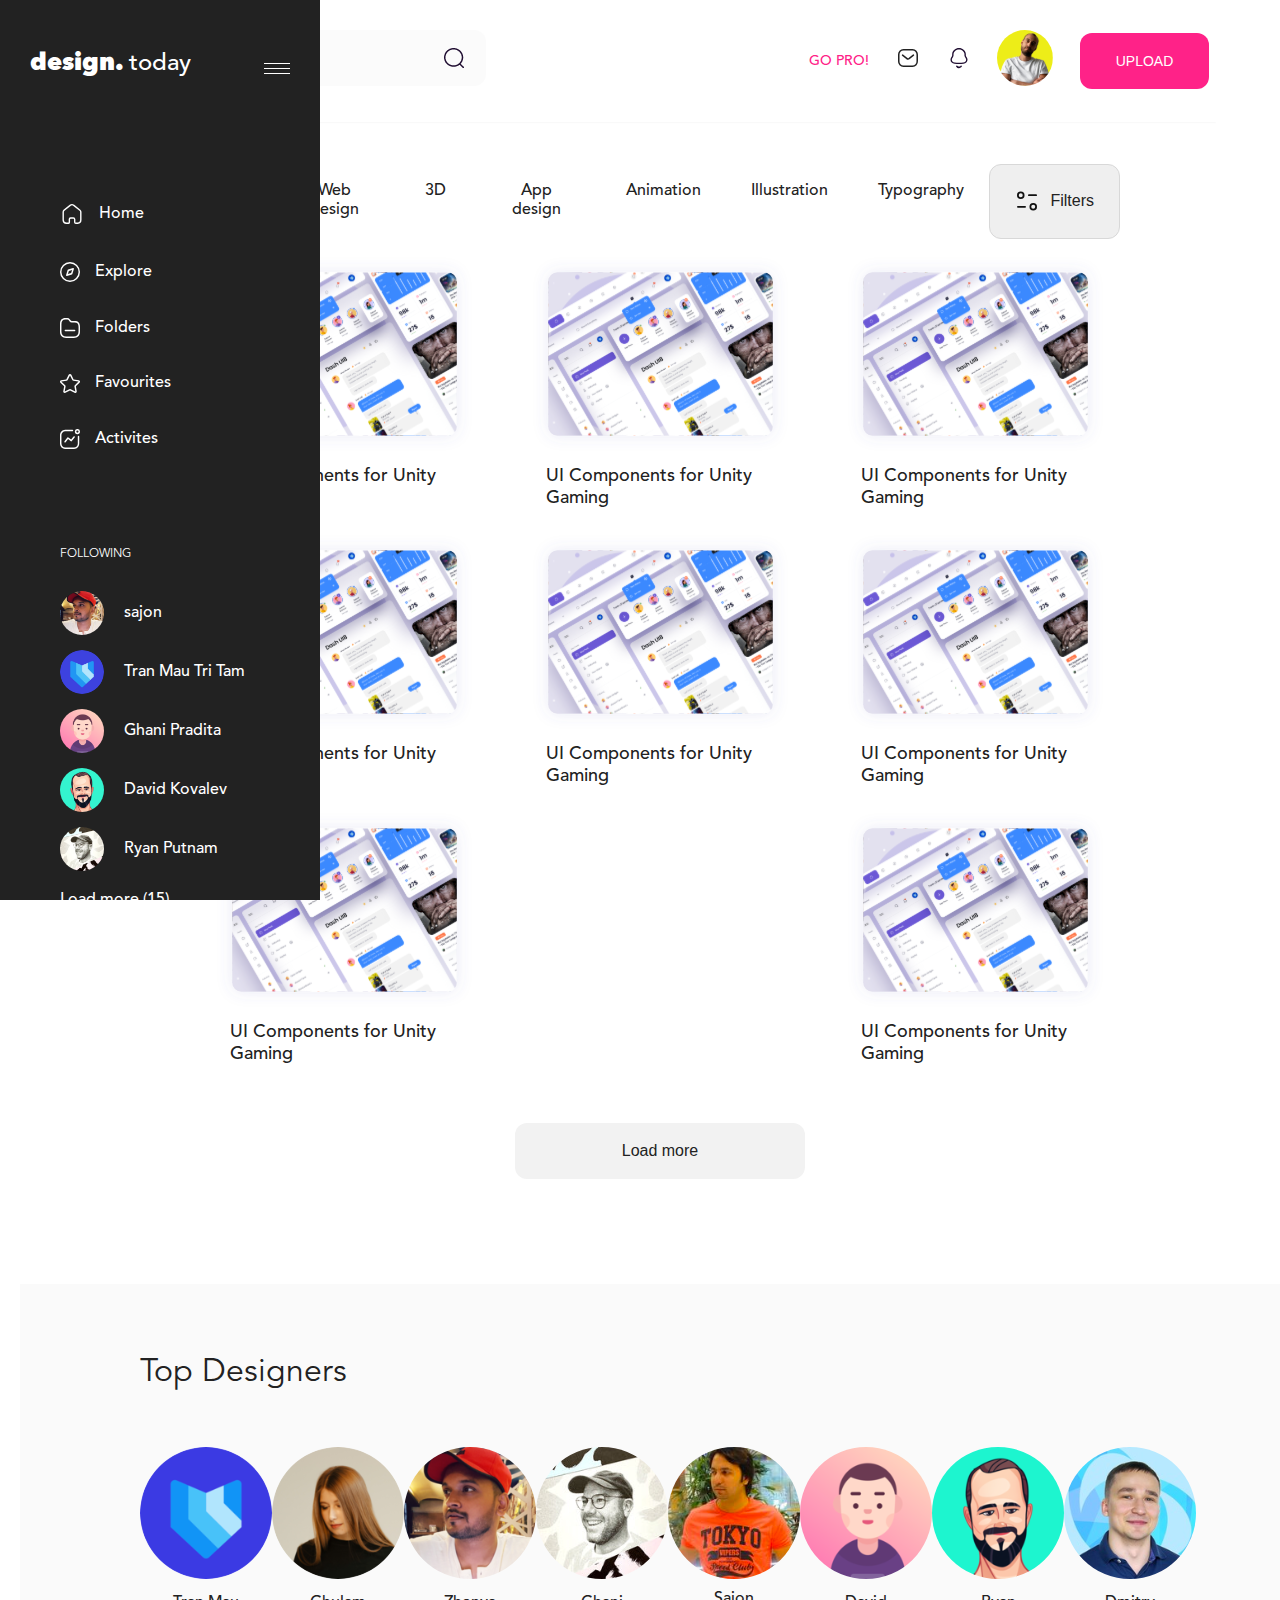
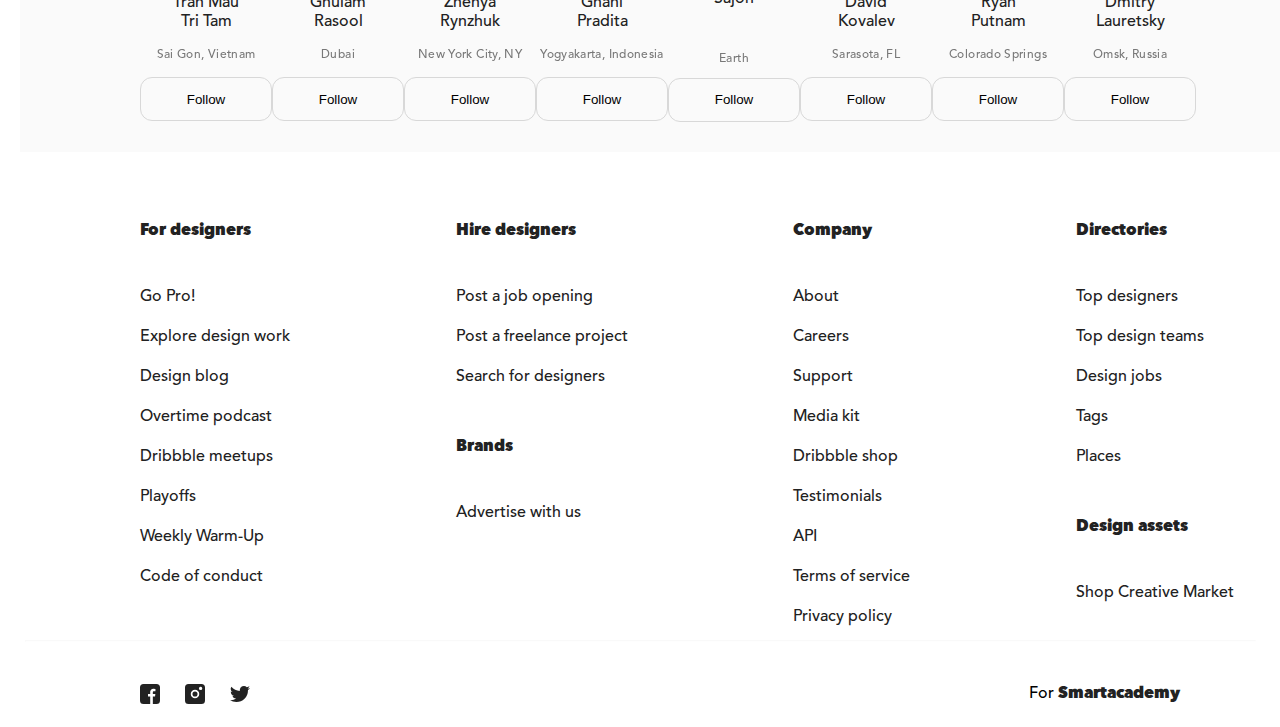
<file: index.html>
<!DOCTYPE html>
<html lang="en">

<head>
    <meta charset="UTF-8">
    <meta name="viewport" content="width=device-width, initial-scale=1.0">
    <title>Document</title>
    <link rel="stylesheet" href="./fonts.css">
    <link rel="stylesheet" href="./style.css">
</head>
<body>
    

<nav>
    <div class="burger_section">
        <div class="burger_text">
            <p>design. <span>today</span></p>
        </div>
        <button class="burger" type="button" id="Burger">
            <div></div>
            <div></div>
            <div></div>
        </button>

    </div>
    <div class="menu">
        <a href="#">
            <img src="./Resources/img/icons/Component 5 – 2.svg" alt="home"><span class="menu_text">Home</span>
        </a>
        <a href="#">
            <img src="./Resources/img/icons/Discovery.svg" alt="Discovery"><span class="menu_text">Explore</span>
        </a>
        <a href="#">
            <img src="./Resources/img/icons/Folder.svg" alt="Folder"><span class="menu_text">Folders</span>
        </a>
        <a href="#">
            <img src="./Resources/img/icons/Star.svg" alt="Star"><span class="menu_text">Favourites</span>
        </a>
        <a href="#">
            <img src="./Resources/img/icons/Activity.svg" alt="Activity"><span class="menu_text">Activites</span>
        </a>
    </div>
    <div class="following">
        <h2>FOLLOWING</h2>
        <div class="following_flex">
            <a href="#">
                <img src="./Resources/img/Rectangle 40.png" alt=""><span>sajon</span>
            </a>
            <a href="#">
                <img src="./Resources/img/Rectangle 41.png" alt=""><span>Tran Mau Tri Tam </span>
            </a>
            <a href="#">
                <img src="./Resources/img/Rectangle 42.png" alt=""><span>Ghani Pradita</span>
            </a>
            <a href="#">
                <img src="./Resources/img/Rectangle 43.png" alt=""><span>David Kovalev</span>
            </a>
            <a href="#">
                <img src="./Resources/img/Rectangle 44.png" alt=""><span>Ryan Putnam</span>
            </a>
        </div>
        <a href="#" class="more">Load more (15)</a>

    </div>
</nav>

<header class="container">
    <form class="search" action="https://www.google.com/">
        <input type="text" placeholder="Search inspiration">
        <button type="submit"></button>
    </form>
    <div class="right_side">
        <a href="#" class="pro"><span>GO PRO!</span></a>
        <a href="#" class="note icon1">
            <img src="./Resources/img/icons/Component 11 – 2.svg" alt="">
            <img src="./Resources/img/icons/Ellipse 2.svg" alt="" class="ellipse1">
        </a>
        <a href="#" class="note icon2">
            <img src="./Resources/img/icons/Component 7 – 2.svg" alt="">
            <img src="./Resources/img/icons/Ellipse 2.svg" alt="" class="ellipse2">
        </a>
        <a href="#"><img src="./Resources/img/Group 33.svg" alt=""></a>
        <button type="submit">UPLOAD</button>
    </div>
</header>
<hr>
<section class="choosing container">
    <div class="filters">
        <ul>
            <li class="btn" data-filter="all"><a href="#">All</a></li>
            <li class="btn" data-filter="web"><a href="#">Web design</a></li>
            <li class="btn" data-filter="3d"><a href="#">3D</a></li>
            <li class="btn" data-filter="appD"><a href="#">App design</a></li>
            <li class="btn" data-filter="anima"><a href="#">Animation</a></li>
            <li class="btn" data-filter="illu"><a href="#">Illustration</a></li>
            <li class="btn" data-filter="typo"><a href="#">Typography</a></li>
        </ul>

        <button><img src="./Resources/img/icons/Group 18.svg" alt=""><span>Filters</span> </button>
    </div>
    <div class="cards">
        

    <!-- cards -->


    </div>
    <button class="load_more">Load more</button>
</section>
<section class="top_designers container">
    <h2>Top Designers</h2>
    <div class="designers">
        <div class="designer">
            <img src="./Resources/img/Rectangle 65.svg" alt="">
            <span class="up">Tran Mau <br>
                Tri Tam </span>
            <span class="down">Sai Gon, Vietnam</span>
            <button>Follow</button>
        </div>
        <div class="designer">
            <img src="./Resources/img/Rectangle 66.svg" alt="">
            <span class="up">Ghulam <br>
                Rasool</span>
            <span class="down">Dubai</span>
            <button>Follow</button>
        </div>
        <div class="designer">
            <img src="./Resources/img/Rectangle 67.svg" alt="">
            <span class="up">Zhenya <br>
                Rynzhuk</span>
            <span class="down">New York City, NY</span>
            <button>Follow</button>
        </div>
        <div class="designer">
            <img src="./Resources/img/Rectangle 68.svg" alt="">
            <span class="up">Ghani <br>
                Pradita</span>
            <span class="down">Yogyakarta, Indonesia</span>
            <button>Follow</button>
        </div>
        <div class="designer">
            <img src="./Resources/img/Rectangle 69.svg" alt="">
            <span class="up">Sajon</span>
            <br>
            <span class="down">Earth</span>
            <button>Follow</button>
        </div>
        <div class="designer">
            <img src="./Resources/img/Rectangle 70.svg" alt="">
            <span class="up">David <br>
                Kovalev</span>
            <span class="down">Sarasota, FL</span>
            <button>Follow</button>
        </div>
        <div class="designer">
            <img src="./Resources/img/Rectangle 71.svg" alt="">
            <span class="up">Ryan <br>
                Putnam</span>
            <span class="down">Colorado Springs</span>
            <button>Follow</button>
        </div>
        <div class="designer">
            <img src="./Resources/img/Rectangle 72.svg" alt="">
            <span class="up">Dmitry <br>
                Lauretsky</span>
            <span class="down">Omsk, Russia</span>
            <button>Follow</button>
        </div>
    </div>
</section>
<section class="contact container">
    <div class="contact_text">
        <div class="contact_info">
            <span>For designers</span>
            <div>
                <a href="">Go Pro!</a>
                <a href="">Explore design work</a>
                <a href="">Design blog</a>
                <a href="">Overtime podcast</a>
                <a href="">Dribbble meetups</a>
                <a href="">Playoffs</a>
                <a href="">Weekly Warm-Up</a>
                <a href="">Code of conduct</a>
            </div>
        </div>
        <div class="contact_info">
            <span>Hire designers</span>
            <div>
                <a href="">Post a job opening</a>
                <a href="">Post a freelance project</a>
                <a href="">Search for designers</a>
            </div>
        </div>
        <div class="contact_info brands">
            <span>Brands</span>
            <div>
                <a href="">Advertise with us</a>
            </div>
        </div>
        <div class="contact_info">
            <span>Company</span>
            <div>
                <a href="">About</a>
                <a href="">Careers</a>
                <a href="">Support</a>
                <a href="">Media kit</a>
                <a href="">Dribbble shop</a>
                <a href="">Testimonials</a>
                <a href="">API</a>
                <a href="">Terms of service</a>
                <a href="">Privacy policy</a>
            </div>
        </div>
        <div class="contact_info">
            <span>Directories</span>
            <div>
                <a href="">Top designers
                </a>
                <a href="">Top design teams
                </a>
                <a href="">Design jobs
                </a>
                <a href="">Tags</a>
                <a href="">Places</a>
            </div>
        </div>
        <div class="contact_info brands">
            <span>Design assets</span>
            <div>
                <a href="">Shop Creative Market</a>
            </div>
        </div>
    </div>

</section>
<hr class="ending">

<footer class="container">

    <div class="con_imgs">
        <img src="./Resources/img/icons/facebook.svg" alt="">
        <img src="./Resources/img/icons/inst.svg" alt="">
        <img src="./Resources/img/icons/twit.svg" alt="">
    </div>
    <p>For <span class="smartAcademy">Smartacademy</span> </p>

</footer>
<script src="./cards.js"></script>
<script src="./filter.js"></script>
</body>
</html>
</file>
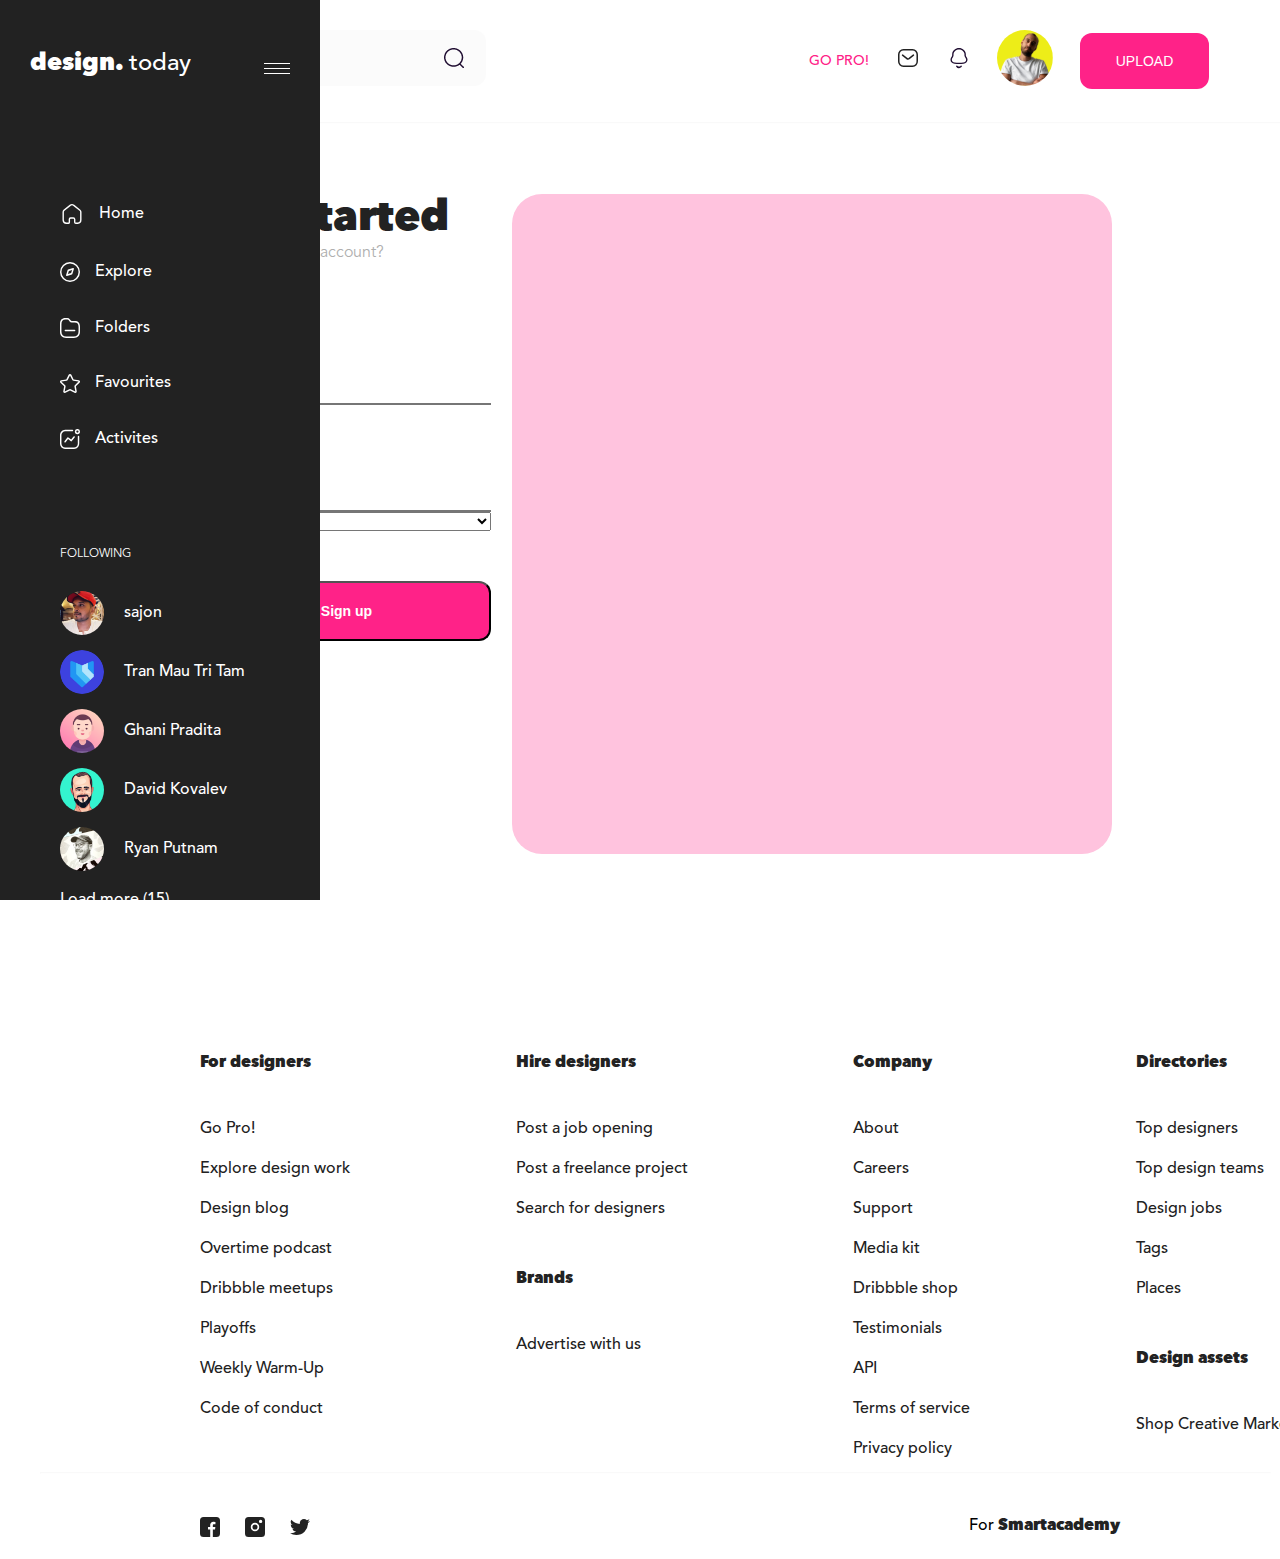
<file: form.html>
<!DOCTYPE html>
<html lang="en">

<head>
    <meta charset="UTF-8">
    <meta name="viewport" content="width=device-width, initial-scale=1.0">
    <title>Document</title>
    <link rel="stylesheet" href="./fonts.css">
    <link rel="stylesheet" href="./form.css">
</head>
<body>
<nav>
    <div class="burger_section">
        <div class="burger_text">
            <p>design. <span>today</span></p>
        </div>
        <button class="burger" type="button" id="Burger">
            <div></div>
            <div></div>
            <div></div>
        </button>

    </div>
    <div class="menu">
        <a href="#">
            <img src="./Resources/img/icons/Component 5 – 2.svg" alt="home"><span class="menu_text">Home</span>
        </a>
        <a href="#">
            <img src="./Resources/img/icons/Discovery.svg" alt="Discovery"><span class="menu_text">Explore</span>
        </a>
        <a href="#">
            <img src="./Resources/img/icons/Folder.svg" alt="Folder"><span class="menu_text">Folders</span>
        </a>
        <a href="#">
            <img src="./Resources/img/icons/Star.svg" alt="Star"><span class="menu_text">Favourites</span>
        </a>
        <a href="#">
            <img src="./Resources/img/icons/Activity.svg" alt="Activity"><span class="menu_text">Activites</span>
        </a>
    </div>
    <div class="following">
        <h2>FOLLOWING</h2>
        <div class="following_flex">
            <a href="#">
                <img src="./Resources/img/Rectangle 40.png" alt=""><span>sajon</span>
            </a>
            <a href="#">
                <img src="./Resources/img/Rectangle 41.png" alt=""><span>Tran Mau Tri Tam </span>
            </a>
            <a href="#">
                <img src="./Resources/img/Rectangle 42.png" alt=""><span>Ghani Pradita</span>
            </a>
            <a href="#">
                <img src="./Resources/img/Rectangle 43.png" alt=""><span>David Kovalev</span>
            </a>
            <a href="#">
                <img src="./Resources/img/Rectangle 44.png" alt=""><span>Ryan Putnam</span>
            </a>
        </div>
        <a href="#" class="more">Load more (15)</a>

    </div>
</nav>

<header class="container">
    <form class="search" action="https://www.google.com/">
        <input type="text" placeholder="Search inspiration">
        <button type="submit"></button>
    </form>
    <div class="right_side">
        <a href="#" class="pro"><span>GO PRO!</span></a>
        <a href="#" class="note icon1">
            <img src="./Resources/img/icons/Component 11 – 2.svg" alt="">
            <img src="./Resources/img/icons/Ellipse 2.svg" alt="" class="ellipse1">
        </a>
        <a href="#" class="note icon2">
            <img src="./Resources/img/icons/Component 7 – 2.svg" alt="">
            <img src="./Resources/img/icons/Ellipse 2.svg" alt="" class="ellipse2">
        </a>
        <a href="#"><img src="./Resources/img/Group 33.svg" alt=""></a>
        <button type="submit">UPLOAD</button>
    </div>
</header>
<hr>
<section class="wrapper container">
    <div class="form_wrapper">
        <div class="form_wrapper_head">
            <h1>Get Started</h1>
            <span>Already have an account? </span>
        </div>
        <form class="form">
            <label for="input_name">Name</label>
            <input type="text" name="input_name" id="input_name" placeholder="Name">
            <label for="input_mail">Email</label>
            <input type="text" name="input_mail" id="input_mail">
            <select id="country" name="country">
                <option value="georgia">Georgia</option>
                <option value="russia">Russia</option>
                <option value="usa">Usa</option>
                <option value="japan">Japan</option>
              </select>
            <button value="submit" type="submit">Sign up</button>

        </form>
    </div>
    <div class="picture"></div>

</section>

<section class="contact container">
    <div class="contact_text">
        <div class="contact_info">
            <span>For designers</span>
            <div>
                <a href="">Go Pro!</a>
                <a href="">Explore design work</a>
                <a href="">Design blog</a>
                <a href="">Overtime podcast</a>
                <a href="">Dribbble meetups</a>
                <a href="">Playoffs</a>
                <a href="">Weekly Warm-Up</a>
                <a href="">Code of conduct</a>
            </div>
        </div>
        <div class="contact_info">
            <span>Hire designers</span>
            <div>
                <a href="">Post a job opening</a>
                <a href="">Post a freelance project</a>
                <a href="">Search for designers</a>
            </div>
        </div>
        <div class="contact_info brands">
            <span>Brands</span>
            <div>
                <a href="">Advertise with us</a>
            </div>
        </div>
        <div class="contact_info">
            <span>Company</span>
            <div>
                <a href="">About</a>
                <a href="">Careers</a>
                <a href="">Support</a>
                <a href="">Media kit</a>
                <a href="">Dribbble shop</a>
                <a href="">Testimonials</a>
                <a href="">API</a>
                <a href="">Terms of service</a>
                <a href="">Privacy policy</a>
            </div>
        </div>
        <div class="contact_info">
            <span>Directories</span>
            <div>
                <a href="">Top designers
                </a>
                <a href="">Top design teams
                </a>
                <a href="">Design jobs
                </a>
                <a href="">Tags</a>
                <a href="">Places</a>
            </div>
        </div>
        <div class="contact_info brands">
            <span>Design assets</span>
            <div>
                <a href="">Shop Creative Market</a>
            </div>
        </div>
    </div>

</section>
<hr class="ending">

<footer class="container">

    <div class="con_imgs">
        <img src="./Resources/img/icons/facebook.svg" alt="">
        <img src="./Resources/img/icons/inst.svg" alt="">
        <img src="./Resources/img/icons/twit.svg" alt="">
    </div>
    <p>For <span class="smartAcademy">Smartacademy</span> </p>

</footer>

<script src="./form.js"></script>
</body>
</html>
</file>
<file: fonts.css>
@font-face{
    font-family: 'Avenir';
    src: url(./Resources/fonts/AvenirLTStd-Book.otf);
    font-style: normal;
    font-weight: 300;
}

@font-face{
    font-family: 'Avenir';
    src: url(./Resources/fonts/AvenirLTStd-Medium.otf);
    font-style: normal;
    font-weight: 500;
}

@font-face{
    font-family: 'Avenir';
    src: url(./Resources/fonts/AvenirNextLTPro-Heavy.otf);
    font-style: normal;
    font-weight: 900;
}
</file>
<file: style.css>
* {
  margin: 0;
  padding: 0;
  box-sizing: border-box;
}

html {
  font-family: "Avenir", sans-serif;
}

body {
}

nav {
  width: 320px;
  height: 2189px;
  background-color: #222222;
  padding: 50px 30px 105px 30px;
  position: fixed;
  overflow: auto;
  z-index: 1;
  left: -300px;
  transition: 0.3s;
}

nav:hover {
  left: 0;
  height: 100vh;
}

.burger_section {
  max-height: 30px;
  display: flex;
  justify-content: space-between;
  align-items: center;
}

.burger_text p {
  font-weight: 900;
  font-size: 24px;
  text-align: left;
  color: #fff;
}

.burger_text span {
  font-weight: 500;
  font-size: 24px;
  text-align: left;
  color: #fff;
}

.burger {
  width: 26px;
  max-height: 11px;
  background: transparent;
  border: none;
  cursor: pointer;
}

.burger div {
  margin: 4px 0;
  height: 1px;
  background: #fff;
}

.menu {
  display: flex;
  flex-direction: column;
  margin-top: 105px;
}

.menu a {
  display: flex;
  align-items: center;
  text-decoration: none;
  font-weight: 500;
  font-size: 16px;
  color: #fff;
  padding: 18px 30px;
}

.menu a:hover {
  border-radius: 12px;
  background: #f28;
}

.menu_text {
  margin-left: 15px;
}

.following {
  margin-top: 80px;
  padding-left: 30px;
}

.following h2 {
  font-weight: 300;
  font-size: 12px;
  color: #fff;
}

.following_flex {
  display: flex;
  flex-direction: column;
  height: 280px;
  justify-content: space-between;
  margin-top: 30px;
}

.following a {
  display: flex;
  align-items: center;
  text-decoration: none;
  font-weight: 500;
  font-size: 16px;
  color: #fff;
}

.following span {
  font-weight: 500;
  font-size: 16px;
  color: #fff;
  margin-left: 20px;
}

.more {
  font-weight: 500;
  font-size: 14px;
  text-align: left;
  color: #fff;
  margin-top: 20px;
}

.container {
  width: 100%;
  margin-left: 20px;
}

header {
  display: flex;
  justify-content: space-between;
  padding: 30px 91px 30px 20px;
}

.search {
  width: 446px;
  height: 56px;
  position: relative;
}

.search input {
  width: 100%;
  height: 56px;
  border-radius: 12px;
  border-style: none;
  background: #f8f8f8;
  padding: 16px 50px 16px 20px;
  font-weight: 500;
  font-size: 14px;
  text-align: left;
  color: #111;
  opacity: 0.5;
}

.search button {
  width: 64px;
  height: 56px;
  border-radius: 12px;
  border-style: none;
  background: url(./Resources/img/icons/Search.png) center no-repeat;
  position: absolute;
  cursor: pointer;
  right: 0;
}

.right_side {
  display: flex;
  justify-content: space-between;
  align-items: center;
  width: 400px;
}

.pro {
  font-weight: 500;
  font-size: 14px;
  color: #f28;
  text-decoration: none;
}

.note {
  position: relative;
  cursor: pointer;
}

.ellipse1 {
  display: none;
  position: absolute;
  left: 15px;
  top: 0;
}

.icon1:focus > .ellipse1 {
  display: block;
}

.ellipse2 {
  display: none;
  position: absolute;
  left: 14px;
  top: 0;
}

.icon2:focus > .ellipse2 {
  display: block;
}

.right_side button {
  width: 129px;
  height: 56px;
  border-radius: 12px;
  background: #f28;
  cursor: pointer;
  border: none;
  font-weight: 500;
  font-size: 14px;
  text-align: center;
  color: #fff;
}

hr {
  width: 1490px;
  height: 1px;
  background: #111;
  opacity: 0.05;
  margin-left: 40px;
}

.choosing {
  margin-top: 40px;
  padding: 0 180px;
}

.filters {
  display: flex;
  justify-content: space-between;
}

.filters ul {
  display: flex;
  height: 100%;
  text-align: center;
  list-style: none;
}

.filters li a {
  display: block;
  text-align: center;
  text-decoration: none;
  padding: 18.25px 25px;
  font-weight: 500;
  font-size: 16px;
  color: #222;
}

.filters li a:hover {
  border-radius: 12px;
  background: #f2f2f2;
}

.filters button {
  display: flex;
  justify-content: space-between;
  align-items: center;
  width: 132px;
  padding: 13px 25px;
  border-radius: 12px;
  border: 1px solid #d8d8d8;
  font-weight: 500;
  font-size: 16px;
  color: #222;
  cursor: pointer;
}

.cards {
  display: flex;
  flex-wrap: wrap;
  justify-content: space-between;
  width: 100%;
  margin-top: 10px;
}

.card_1 {
  position: relative;
  width: 289px;
  height: 278px;
  cursor: pointer;
}

.card_1 img {
  width: 289px;
  height: 210px;
}

.card_1 span {
  display: block;
  padding-left: 30px;
  font-weight: 500;
  font-size: 18px;
  color: #222;
}

.hover {
  height: 60px;
  width: 34px;
  display: none;
  flex-direction: column;
  position: absolute;
  justify-content: space-between;
  top: 40px;
  left: 50px;
}

.card_1:hover > .hover {
  display: flex;
}

.hover img {
  height: 24px;
  width: 24px;
}

.load_more {
  display: block;
  width: 290px;
  height: 56px;
  border-radius: 12px;
  background: #f2f2f2;
  font-weight: 500;
  font-size: 16px;
  text-align: center;
  color: #222;
  border: none;
  margin: 0 auto;
  margin-top: 40px;
  cursor: pointer;
}

.top_designers {
  background: #fafafa;
  margin-top: 105px;
  padding: 32px 180px;
}

.top_designers h2 {
  font-weight: 300;
  font-size: 32px;
  text-align: left;
  color: #222;
}

.designers {
  display: flex;
  justify-content: space-between;
  margin-top: 55px;
  height: 275px;
}

.designer {
  display: flex;
  flex-direction: column;
  justify-content: space-between;
}

.designer span {
  display: block;
  text-align: center;
}

.designer .up {
  font-weight: 500;
  font-size: 16px;
  color: #222;
}

.designer .down {
  font-weight: 500;
  font-size: 12px;
  letter-spacing: 0.03em;
  color: #222;
  opacity: 0.6;
}

.designer button {
  width: 132px;
  height: 44px;
  border-radius: 12px;
  background: transparent;
  border: 1px solid #d8d8d8;
  cursor: pointer;
}

.designer button:hover {
  width: 132px;
  height: 44px;
  background: #f2f2f2;
}

.contact {
  padding: 70px 325px 0 180px;
}

.contact_text {
  display: flex;
  flex-direction: column;
  flex-wrap: wrap;
  justify-content: flex-start;
  align-content: space-between;
  width: 1094px;
  height: 398px;
  background: transparent;
}

.contact_info {
  display: flex;
  flex-direction: column;
  justify-content: space-between;
}

.contact_info span {
  display: block;
  font-weight: 900;
  font-size: 16px;
  text-align: left;
  color: #222;
  margin-bottom: 36px;
}

.contact_info a {
  display: block;
  font-weight: 500;
  font-size: 16px;
  line-height: 40px;
  text-align: left;
  color: #222;
  text-decoration: none;
}

.brands {
  margin-top: 41px;
}

.ending {
  width: 1231px;
  height: 1px;
  background: #111;
  opacity: 0.05;
  margin-top: 20px;
}

footer {
  height: 65px;
  background: transparent;
  display: flex;
  justify-content: space-between;
  margin-top: 20px;
  align-items: center;
  padding: 0 180px;
}

footer img {
  cursor: pointer;
}

.con_imgs {
  width: 110px;
  display: flex;
  justify-content: space-between;
}

.smartAcademy {
  font-weight: 900;
  font-size: 16px;
  color: #222;
}

.hide {
  display: none;
}

@media screen and (max-width: 1366px) {
  hr {
    width: 90%;
    margin: 0 auto;
  }

  .top_designers {
    padding: 70px 120px 30px 120px;
  }

  .contact {
    padding: 70px 120px 0 120px;
  }

  footer {
    padding: 0 120px;
  }
}

@media screen and (max-width: 1200px) {
  .contact_text {
    width: 100%;
  }

  .top_designers {
    padding: 70px 60px 30px 60px;
  }

  .contact {
    padding: 70px 60px 0 60px;
  }

  footer {
    padding: 0 60px;
  }

  .contact_info a {
    font-size: 14px;
  }

  .designers {
    flex-wrap: wrap;
    height: auto;
  }
}

@media screen and (max-width: 1024px) {
  .choosing {
    padding: 0 60px;
  }

  .filters li a {
    font-size: 12px;
  }

  .card_1 span {
    font-size: 14px;
  }

  .designer {
    margin: 25px;
  }
}

@media screen and (max-width: 900px) {
  header {
    flex-direction: column-reverse;
    align-items: center;
  }

  .top_designers {
    padding: 70px 30px 30px 30px;
  }

  .contact {
    padding: 70px 30px 0 30px;
  }

  footer {
    padding: 0 30px;
  }

  .choosing {
    padding: 0 30px;
  }

  .filters {
    flex-direction: column-reverse;
    align-items: center;
  }
}

@media screen and (max-width: 600px) {
  .filters ul {
    flex-wrap: wrap;
    justify-content: center;
  }

  header {
    padding-right: 20px;
  }

  .cards {
    justify-content: center;
  }

  .contact_info a {
    font-size: 12px;
  }

  .contact_info span {
    font-size: 14px;
  }
}

@media screen and (max-width: 480px) {
  .contact_info a {
    font-size: 10px;
  }

  .contact_info span {
    font-size: 12px;
  }

  .search {
    width: 70%;
  }

  .right_side {
    flex-wrap: wrap;
    width: 100%;
  }

  .designers {
    justify-content: center;
  }
}

@media screen and (max-width: 320px) {
  .right_side {
    justify-content: space-around;
  }

  .choosing {
    padding: 0 5px;
  }

  .card_1 span {
    font-size: 12px;
  }

  .load_more {
    width: 70%;
  }

  .contact {
    padding: 70px 5px 0 5px;
  }

  .contact_info span {
    font-size: 10px;
  }
}
</file>
<file: form.css>
* {
  margin: 0;
  padding: 0;
  box-sizing: border-box;
}

html {
  font-family: "Avenir", sans-serif;
}

body {
}

nav {
  width: 320px;
  height: 2189px;
  background-color: #222222;
  padding: 50px 30px 105px 30px;
  position: fixed;
  overflow: auto;
  z-index: 1;
  left: -300px;
  transition: 0.3s;
}

nav:hover {
  left: 0;
  height: 100vh;
}

.burger_section {
  max-height: 30px;
  display: flex;
  justify-content: space-between;
  align-items: center;
}

.burger_text p {
  font-weight: 900;
  font-size: 24px;
  text-align: left;
  color: #fff;
}

.burger_text span {
  font-weight: 500;
  font-size: 24px;
  text-align: left;
  color: #fff;
}

.burger {
  width: 26px;
  max-height: 11px;
  background: transparent;
  border: none;
  cursor: pointer;
}

.burger div {
  margin: 4px 0;
  height: 1px;
  background: #fff;
}

.menu {
  display: flex;
  flex-direction: column;
  margin-top: 105px;
}

.menu a {
  display: flex;
  align-items: center;
  text-decoration: none;
  font-weight: 500;
  font-size: 16px;
  color: #fff;
  padding: 18px 30px;
}

.menu a:hover {
  border-radius: 12px;
  background: #f28;
}

.menu_text {
  margin-left: 15px;
}

.following {
  margin-top: 80px;
  padding-left: 30px;
}

.following h2 {
  font-weight: 300;
  font-size: 12px;
  color: #fff;
}

.following_flex {
  display: flex;
  flex-direction: column;
  height: 280px;
  justify-content: space-between;
  margin-top: 30px;
}

.following a {
  display: flex;
  align-items: center;
  text-decoration: none;
  font-weight: 500;
  font-size: 16px;
  color: #fff;
}

.following span {
  font-weight: 500;
  font-size: 16px;
  color: #fff;
  margin-left: 20px;
}

.more {
  font-weight: 500;
  font-size: 14px;
  text-align: left;
  color: #fff;
  margin-top: 20px;
}

.container {
  width: 100%;
  margin-left: 20px;
}

header {
  display: flex;
  justify-content: space-between;
  padding: 30px 91px 30px 20px;
}

.search {
  width: 446px;
  height: 56px;
  position: relative;
}

.search input {
  width: 100%;
  height: 56px;
  border-radius: 12px;
  border-style: none;
  background: #f8f8f8;
  padding: 16px 50px 16px 20px;
  font-weight: 500;
  font-size: 14px;
  text-align: left;
  color: #111;
  opacity: 0.5;
}

.search button {
  width: 64px;
  height: 56px;
  border-radius: 12px;
  border-style: none;
  background: url(./Resources/img/icons/Search.png) center no-repeat;
  position: absolute;
  cursor: pointer;
  right: 0;
}

.right_side {
  display: flex;
  justify-content: space-between;
  align-items: center;
  width: 400px;
}

.pro {
  font-weight: 500;
  font-size: 14px;
  color: #f28;
  text-decoration: none;
}

.note {
  position: relative;
  cursor: pointer;
}

.ellipse1 {
  display: none;
  position: absolute;
  left: 15px;
  top: 0;
}

.icon1:focus > .ellipse1 {
  display: block;
}

.ellipse2 {
  display: none;
  position: absolute;
  left: 14px;
  top: 0;
}

.icon2:focus > .ellipse2 {
  display: block;
}

.right_side button {
  width: 129px;
  height: 56px;
  border-radius: 12px;
  background: #f28;
  cursor: pointer;
  border: none;
  font-weight: 500;
  font-size: 14px;
  text-align: center;
  color: #fff;
}

hr {
  width: 1490px;
  height: 1px;
  background: #111;
  opacity: 0.05;
  margin-left: 40px;
}

.wrapper {
  display: flex;
  padding: 70px 188px 130px 182px;
  justify-content: space-between;
}

.form_wrapper {
  display: flex;
  flex-direction: column;
}

.form_wrapper_head {
  display: flex;
  flex-direction: column;
}

.form_wrapper_head h1 {
  font-weight: 900;
  font-size: 42px;
  text-align: left;
  color: #222;
}

.form_wrapper_head span {
  font-weight: 300;
  font-size: 16px;
  text-align: left;
  color: #afafaf;
}

.form {
  display: flex;
  flex-direction: column;
  margin-top: 35px;
}

.form label {
  margin-top: 25px;
  font-weight: 500;
  font-size: 18px;
  text-align: left;
  color: #afafaf;
}

.form input {
  height: 60px;
  border-radius: 0.5px;
  border-style: none none solid none;
}

.form button {
  width: 289px;
  height: 60px;
  border-radius: 12px;
  background: #f28;
  margin-top: 50px;

  font-weight: 900;
  font-size: 14px;
  line-height: 22.4px;
  text-align: center;
  color: #fff;
}

.picture {
  width: 600px;
  height: 660px;
  border-radius: 30px;
  background: #ffc3de;
}

.contact {
  padding: 70px 325px 0 180px;
}

.contact_text {
  display: flex;
  flex-direction: column;
  flex-wrap: wrap;
  justify-content: flex-start;
  align-content: space-between;
  width: 1094px;
  height: 398px;
  background: transparent;
}

.contact_info {
  display: flex;
  flex-direction: column;
  justify-content: space-between;
}

.contact_info span {
  display: block;
  font-weight: 900;
  font-size: 16px;
  text-align: left;
  color: #222;
  margin-bottom: 36px;
}

.contact_info a {
  display: block;
  font-weight: 500;
  font-size: 16px;
  line-height: 40px;
  text-align: left;
  color: #222;
  text-decoration: none;
}

.brands {
  margin-top: 41px;
}

.ending {
  width: 1231px;
  height: 1px;
  background: #111;
  opacity: 0.05;
  margin-top: 20px;
}

footer {
  height: 65px;
  background: transparent;
  display: flex;
  justify-content: space-between;
  margin-top: 20px;
  align-items: center;
  padding: 0 180px;
}

footer img {
  cursor: pointer;
}

.con_imgs {
  width: 110px;
  display: flex;
  justify-content: space-between;
}

.smartAcademy {
  font-weight: 900;
  font-size: 16px;
  color: #222;
}
</file>
